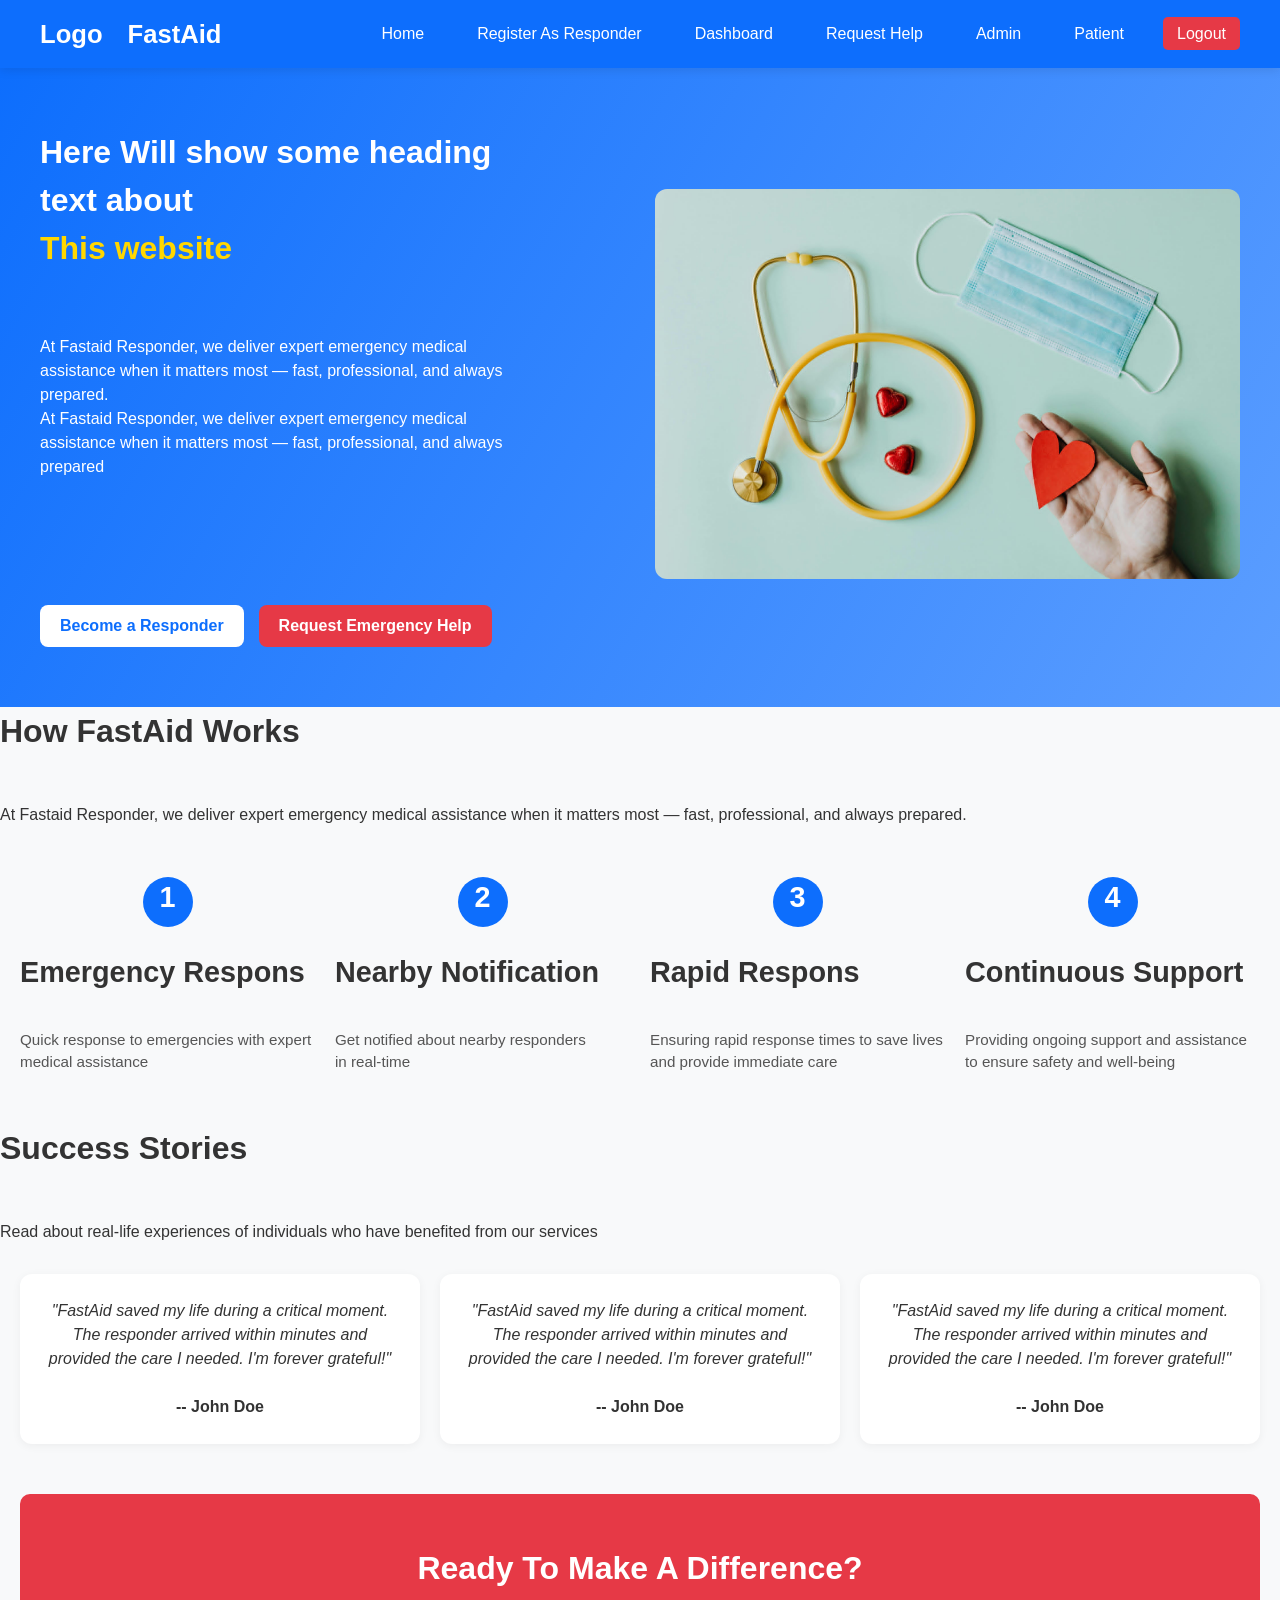
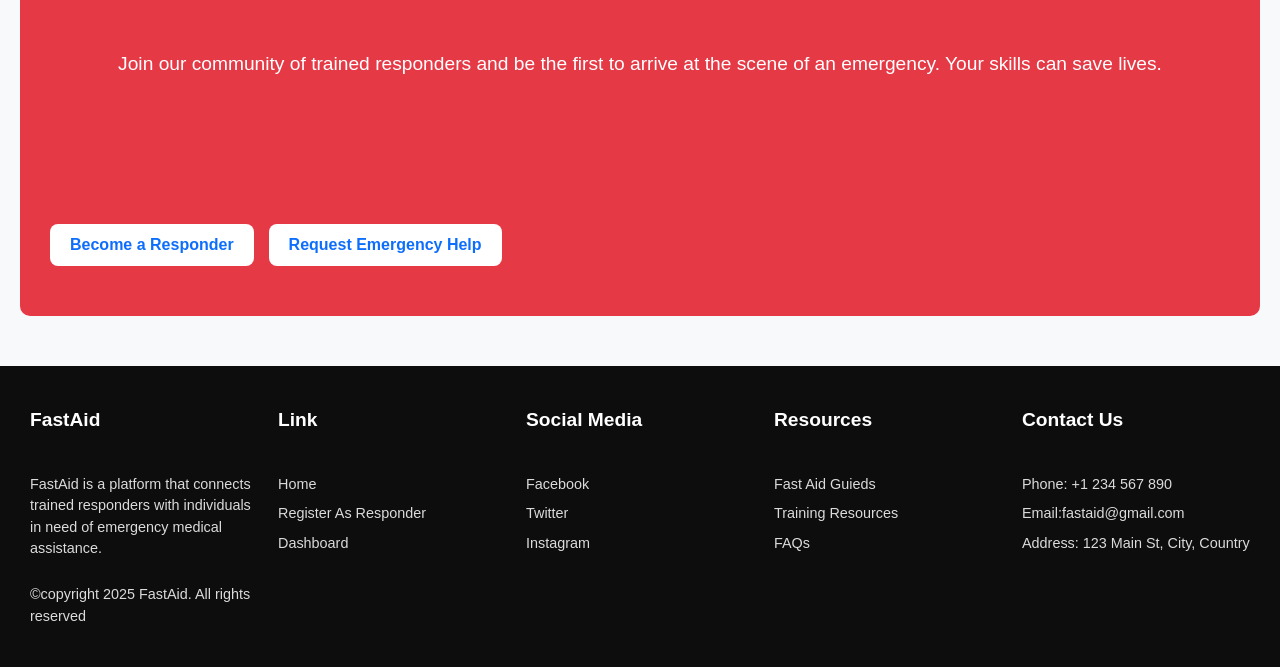
<file: index.html>
<!DOCTYPE html>
<html lang="en">
<head>
    <meta charset="UTF-8">
    <meta name="viewport" content="width=device-width, initial-scale=1.0">
    <link rel="stylesheet" href="index.css">
    <title>FastAid</title>
</head>
<body>
    <div class="main-container">
        <div class="header">
            <ul class="logo">
                <li>Logo</li>
                <li>FastAid</li>
            </ul>
            <ul class="menu-list">
                <li><a href="index.html">Home</a></li>
                <li><a href="register.php">Register As Responder</a></li>
                <li><a href="dashboard.php">Dashboard</a></li>
                <li><a href="requestHelp.php">Request Help</a></li>
                <li><a href="admin.php">Admin</a></li>
                <li><a href="patient.php">Patient</a></li>
                <li><a href="logout.php" class="logout-btn">Logout</a></li>
            </ul>
        </div>
        <!-- header end -->

        <!-- display content -->
        <div class="display-main">
            <div class="text-content">
                <div class="text-combo">
                    <h1 class="fstPart">Here Will show some heading text about</h1>
                    <h1 class="secondPart"> This website</h1>
                </div>
                <br><br>
                <p>At Fastaid Responder, we deliver expert emergency medical assistance 
                    when it matters most — fast, professional, and always prepared.<br>
                    At Fastaid Responder, we deliver expert emergency medical assistance 
                    when it matters most — fast, professional, and always prepared
                </p>
                <br><br><br><br>
                <div class="btn">
                    <button class="btn1" onclick="window.location.href='register.php'">Become a Responder</button>
                    <button class="btn2" onclick="window.location.href='requestHelp.php'">Request Emergency Help</button>
                </div>
            </div>
            <div class="display-image">
                <img src="image.png" alt="Display Image">
            </div>
        </div>

        <!-- (rest of your existing index content unchanged, just with footer links fixed) -->

        <div class="fast-aid-work-text">
            <h1>How FastAid Works</h1>
            <br><br>
            <p> At Fastaid Responder, we deliver expert emergency medical assistance 
                when it matters most — fast, professional, and always prepared.
            </p>
        </div>

        <div class="overview">
            <div class="overview1-1">
                <div class="num"><h1>1</h1></div>
                <br>
                <h1>Emergency Respons</h1>
                <br>
                <p>Quick response to emergencies with expert<br> medical assistance</p>
            </div>
            <div class="overview1-1">
                <div class="num"><h1>2</h1></div>
                <br>
                <h1>Nearby Notification</h1>
                <br>
                <p>Get notified about nearby responders<br> in real-time</p>
            </div>
            <div class="overview1-1">
                <div class="num"><h1>3</h1></div>
                <br>
                <h1>Rapid Respons</h1>
                <br>
                <p>Ensuring rapid response times to save lives<br> and provide immediate care</p>
            </div>
            <div class="overview1-1">
                <div class="num"><h1>4</h1></div>
                <br>
                <h1>Continuous Support</h1>
                <br>
                <p>Providing ongoing support and assistance <br>to ensure safety and well-being</p>
            </div>
        </div>

        <div class="fast-aid-work-text">
            <h1>Success Stories</h1>
            <br><br>
            <p> Read about real-life experiences of individuals who have benefited from our services</p>
        </div>

        <div class="overview111">
            <div class="overview11">
                <p><i>"FastAid saved my life during a critical moment. The responder arrived within minutes and provided the care I needed. I'm forever grateful!"</i></p>
                <br>
                <h4>-- John Doe</h4>
            </div>
            <div class="overview11">
                <p><i>"FastAid saved my life during a critical moment. The responder arrived within minutes and provided the care I needed. I'm forever grateful!"</i></p>
                <br>
                <h4>-- John Doe</h4>
            </div>
            <div class="overview11">
                <p><i>"FastAid saved my life during a critical moment. The responder arrived within minutes and provided the care I needed. I'm forever grateful!"</i></p>
                <br>
                <h4>-- John Doe</h4>
            </div>
        </div>

        <div class="text-content1">
            <div class="text-combo">
                <h1 class="fstPart">Ready To Make A Difference?</h1>
                <br>
            </div>
            <br>           
            <p>Join our community of trained responders and be the first to arrive at the scene of an emergency. Your skills can save lives.</p>
            <br><br><br><br>
            <div class="btn">
                <button class="btn1" onclick="window.location.href='register.php'">Become a Responder</button>
                <button class="btn1" onclick="window.location.href='requestHelp.php'">Request Emergency Help</button>
            </div>
        </div>

        <div class="footer">
            <div class="footer1">
                <h3>FastAid</h3>
                <br>
                <p>FastAid is a platform that connects trained responders with individuals in need of emergency medical assistance.</p>
                <br>
                <p>©copyright 2025 FastAid. All rights reserved</p>
            </div>
            <div class="footer1">
                <h3>Link</h3>
                <br>
                <ul class="footer-list">
                    <li><a href="index.html">Home</a></li>
                    <li><a href="register.php">Register As Responder</a></li>
                    <li><a href="dashboard.php">Dashboard</a></li>
                </ul>
            </div>
            <div class="footer1">
                <h3>Social Media</h3>
                <br>
                <ul class="footer-list">
                    <li>Facebook</li>
                    <li>Twitter</li>
                    <li>Instagram</li>
                </ul>
            </div>
            <div class="footer1">
                <h3>Resources</h3>
                <br>
                <ul>
                    <li>Fast Aid Guieds</li>
                    <li>Training Resources</li>
                    <li>FAQs</li>
                </ul>
            </div>
            <div class="footer1">
                <h3>Contact Us</h3>
                <br>
                <ul class="footer-list">
                    <li>Phone: +1 234 567 890</li>
                    <li>Email:fastaid@gmail.com</li>
                    <li>Address: 123 Main St, City, Country</li>
                </ul>
            </div>
        </div>

    </div>
</body>
</html>
</file>
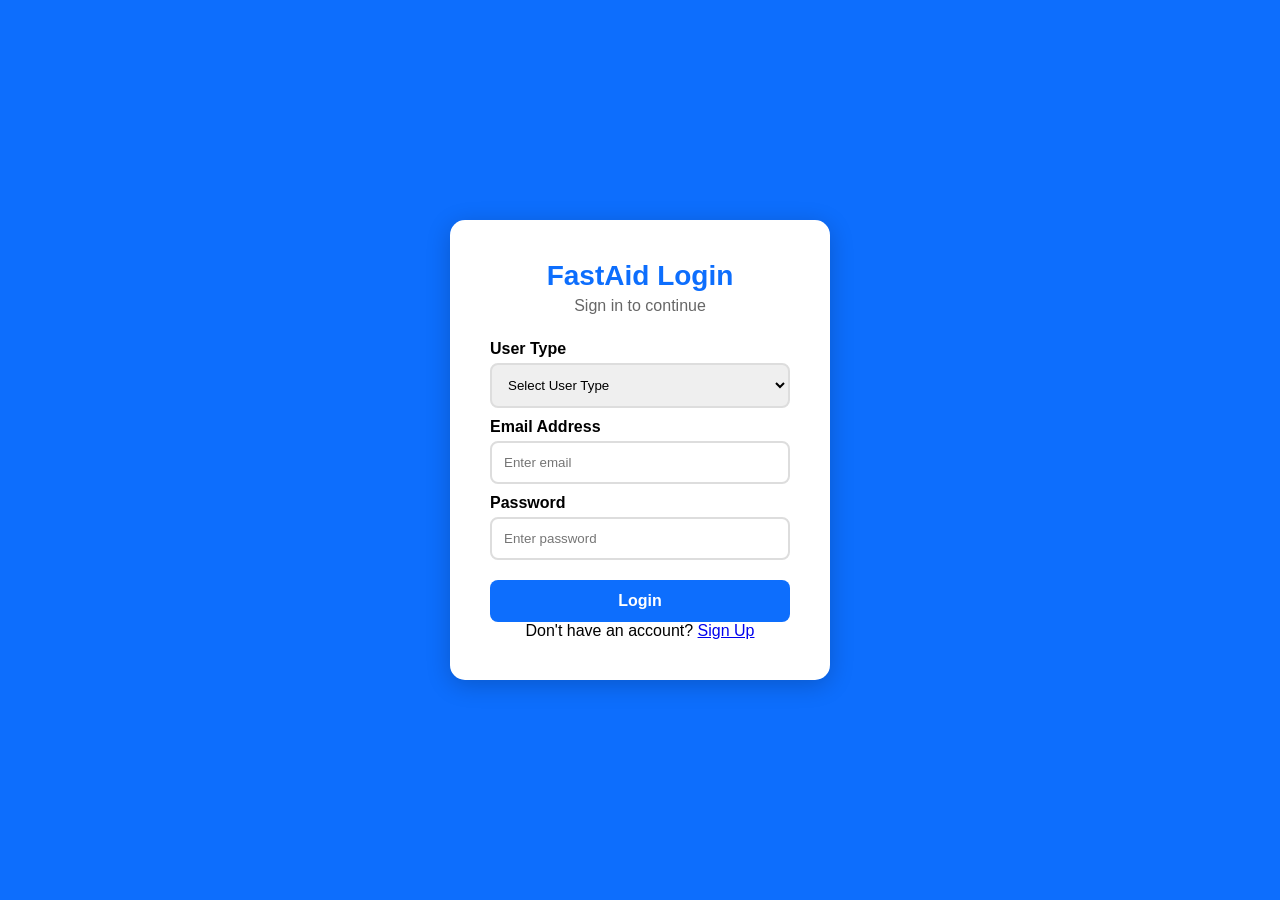
<file: login.html>
<!DOCTYPE html>
<html lang="en">
<head>
    <meta charset="UTF-8">
    <meta name="viewport" content="width=device-width, initial-scale=1.0">
    <title>FastAid - Login</title>
    <link rel="stylesheet" href="login.css">
</head>
<body>

<div class="login-container">
    <div class="login-box">

        <h2>FastAid Login</h2>
        <p class="subtitle">Sign in to continue</p>

        <form id="loginForm" action="login.php" method="POST">
            <label>User Type</label>
            <select id="userType" name="user_type" required>
                <option value="">Select User Type</option>
                <option value="user">User</option>
                <option value="volunteer">Volunteer</option>
                <option value="admin">Admin</option>
            </select>

            <label>Email Address</label>
            <input type="email" id="email" name="email" placeholder="Enter email" required>

            <label>Password</label>
            <input type="password" id="password" name="password" placeholder="Enter password" required>

            <button type="submit" class="btn-login">Login</button>
        </form>

        <div class="login-footer">
            <p>Don't have an account? <a href="signup.html">Sign Up</a></p>
        </div>

    </div>
</div>

</body>
</html>
</file>
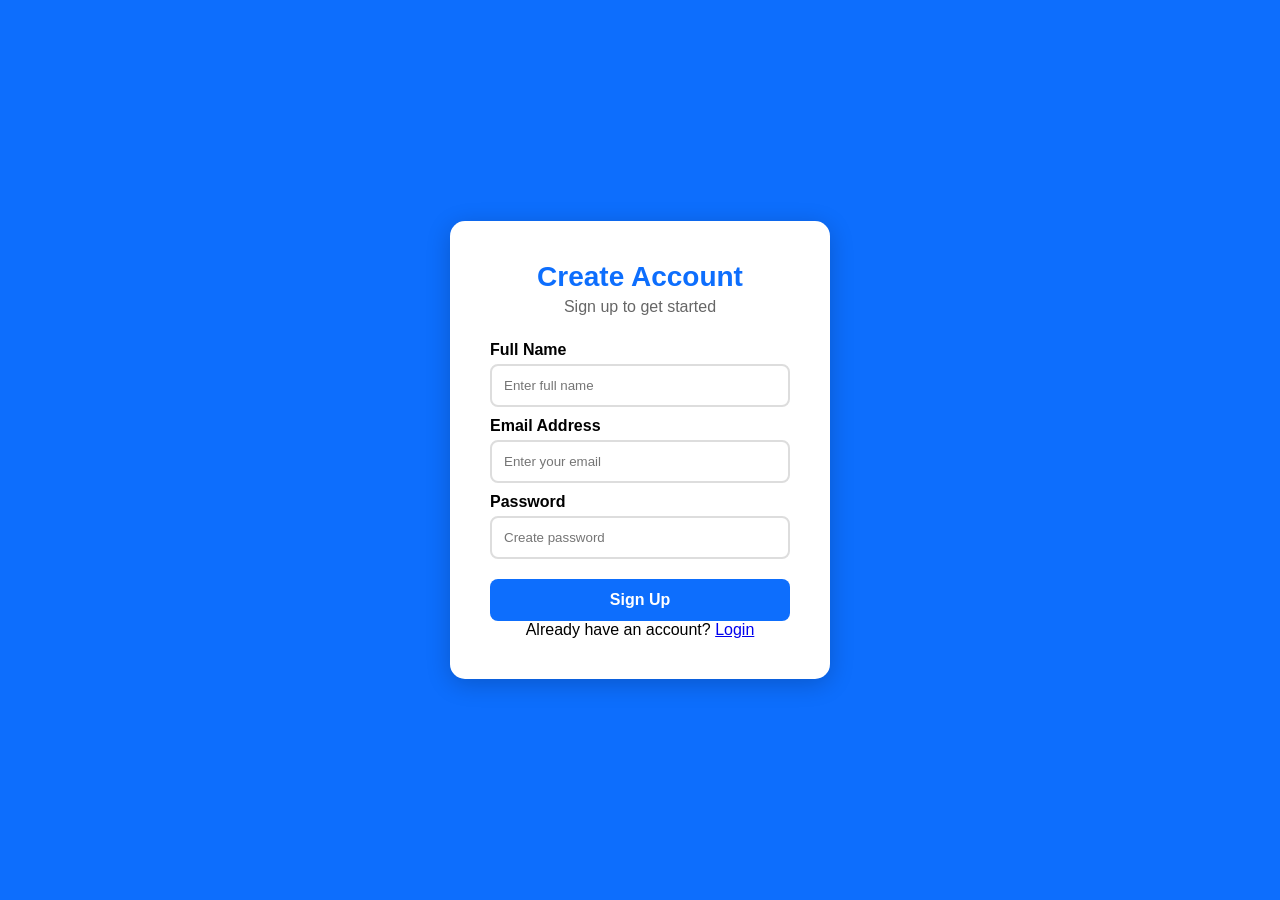
<file: signup.html>
<!DOCTYPE html>
<html lang="en">
<head>
    <meta charset="UTF-8">
    <meta name="viewport" content="width=device-width, initial-scale=1.0">
    <title>FastAid - Sign Up</title>
    <link rel="stylesheet" href="login.css">
</head>
<body>

<div class="login-container">
    <div class="login-box">

        <h2>Create Account</h2>
        <p class="subtitle">Sign up to get started</p>

        <form id="signupForm" action="signup.php" method="POST">
            <label>Full Name</label>
            <input type="text" id="name" name="name" placeholder="Enter full name" required>

            <label>Email Address</label>
            <input type="email" id="email" name="email" placeholder="Enter your email" required>

            <label>Password</label>
            <input type="password" id="password" name="password" placeholder="Create password" required>

            <button type="submit" class="btn-login">Sign Up</button>
        </form>

        <div class="login-footer">
            <p>Already have an account? <a href="login.html">Login</a></p>
        </div>

    </div>
</div>

</body>
</html>
</file>
<file: index.css>
/* Login Modal Styles */
.login-modal {
    display: none;
    position: fixed;
    z-index: 10000;
    left: 0;
    top: 0;
    width: 100%;
    height: 100%;
    background-color: rgba(0, 0, 0, 0.8);
    justify-content: center;
    align-items: center;
    animation: fadeIn 0.3s ease;
}

@keyframes fadeIn {
    from { opacity: 0; }
    to { opacity: 1; }
}

.login-modal-content {
    background-color: #ffffff;
    padding: 40px;
    border-radius: 15px;
    max-width: 450px;
    width: 90%;
    box-shadow: 0 10px 50px rgba(0, 0, 0, 0.3);
    animation: slideUp 0.3s ease;
    position: relative;
}

@keyframes slideUp {
    from {
        transform: translateY(50px);
        opacity: 0;
    }
    to {
        transform: translateY(0);
        opacity: 1;
    }
}

.close-modal {
    position: absolute;
    right: 20px;
    top: 20px;
    font-size: 35px;
    font-weight: bold;
    color: #999;
    cursor: pointer;
    transition: color 0.3s;
}

.close-modal:hover {
    color: #333;
}

.login-modal-content h2 {
    color: #0a74da;
    margin-bottom: 10px;
    font-size: 28px;
}

.modal-subtitle {
    color: #666;
    margin-bottom: 30px;
    font-size: 14px;
}

.form-group {
    margin-bottom: 20px;
}

.form-group label {
    display: block;
    margin-bottom: 8px;
    color: #333;
    font-weight: 600;
    font-size: 14px;
}

.form-group input {
    width: 100%;
    padding: 12px 15px;
    border: 2px solid #e0e0e0;
    border-radius: 8px;
    font-size: 15px;
    transition: border-color 0.3s;
}

.form-group input:focus {
    outline: none;
    border-color: #0a74da;
}

.btn-login {
    width: 100%;
    padding: 14px;
    background: linear-gradient(135deg, #0a74da, #0d5bb8);
    color: white;
    border: none;
    border-radius: 8px;
    font-size: 16px;
    font-weight: bold;
    cursor: pointer;
    transition: transform 0.2s, box-shadow 0.2s;
    margin-top: 10px;
}

.btn-login:hover {
    transform: translateY(-2px);
    box-shadow: 0 5px 20px rgba(10, 116, 218, 0.4);
}

.btn-login:active {
    transform: translateY(0);
}

.btn-login:disabled {
    background: #ccc;
    cursor: not-allowed;
    transform: none;
}

.login-footer {
    margin-top: 25px;
    text-align: center;
    font-size: 14px;
}

.login-footer p {
    margin: 8px 0;
    color: #666;
}

.login-footer a {
    color: #0a74da;
    text-decoration: none;
    font-weight: 600;
}

.login-footer a:hover {
    text-decoration: underline;
}

.demo-credentials {
    margin-top: 25px;
    padding: 15px;
    background: #f8f9fa;
    border-radius: 8px;
    border-left: 4px solid #0a74da;
}

.demo-credentials h4 {
    margin: 0 0 10px 0;
    color: #0a74da;
    font-size: 14px;
}

.demo-credentials p {
    margin: 5px 0;
    font-size: 13px;
    color: #555;
}

/* Responsive */
@media (max-width: 600px) {
    .login-modal-content {
        padding: 30px 20px;
        width: 95%;
    }
    
    .login-modal-content h2 {
        font-size: 24px;
    }
}


/* 🌐 Global Reset */
* {
    margin: 0;
    padding: 0;
    box-sizing: border-box;
}

body {
    font-family: 'Segoe UI', Tahoma, Geneva, Verdana, sans-serif;
    background-color: #f8f9fa;
    color: #333;
    line-height: 1.5;
}

/* 🧭 Header / Navbar */
.header {
    display: flex;
    justify-content: space-between;
    align-items: center;
    padding: 15px 40px;
    background-color: #0d6efd;
    box-shadow: 0 2px 10px rgba(0,0,0,0.1);
    position: sticky;
    top: 0;
    z-index: 100;
}

.logo, .menu-list {
    display: flex;
    align-items: center;
    gap: 25px;
}

.logo li, .menu-list li {
    list-style: none;
}

.logo li {
    font-size: 1.6rem;
    font-weight: bold;
    color: #fff;
}

.menu-list a, .logout-btn {
    text-decoration: none;
    font-size: 1rem;
    color: white;
    padding: 8px 14px;
    border-radius: 5px;
    transition: 0.3s ease;
}

.menu-list a:hover, .logout-btn:hover {
    background-color: white;
    color: #0d6efd;
}

/* Logout button */
.logout-btn {
    background-color: #e63946;
    border: none;
    cursor: pointer;
}

/* 🏠 Hero Section */
.display-main {
    display: grid;
    grid-template-columns: 1fr 1fr;
    align-items: center;
    background: linear-gradient(120deg, #0d6efd, #5c9eff);
    color: white;
    padding: 60px 40px;
    gap: 30px;
}

.text-content {
    max-width: 500px;
}

.fstPart {
    font-size: 2rem;
    font-weight: 600;
}

.secondPart {
    color: #ffd700;
    font-size: 2rem;
    font-weight: 600;
}

.text-content p {
    margin-top: 15px;
    font-size: 1rem;
}

.display-image img {
    width: 100%;
    max-height: 400px;
    object-fit: cover;
    border-radius: 12px;
}

/* 🚀 Buttons */
.btn {
    display: flex;
    gap: 15px;
    margin-top: 30px;
}

.btn1, .btn2 {
    padding: 12px 20px;
    border: none;
    border-radius: 8px;
    font-weight: 600;
    cursor: pointer;
    transition: 0.3s ease;
    font-size: 1rem;
}

.btn1 {
    background-color: white;
    color: #0d6efd;
}

.btn2 {
    background-color: #e63946;
    color: white;
}

.btn1:hover, .btn2:hover {
    transform: scale(1.05);
    background-color: black;
    color: white;
}

/* 📊 Overview Section */
.overview {
    display: grid;
    grid-template-columns: repeat(auto-fit, minmax(220px, 1fr));
    gap: 20px;
    margin: 50px 20px;
}

.overview1, .overview2, .overview3, .overview4 {
    background: white;
    text-align: center;
    padding: 25px;
    border-radius: 12px;
    box-shadow: 0 2px 10px rgba(0,0,0,0.05);
    transition: 0.3s ease;
}

.overview1:hover, .overview2:hover, .overview3:hover, .overview4:hover {
    transform: translateY(-5px);
}

.overview h1 {
    font-size: 1.8rem;
    margin-bottom: 10px;
}

.overview p {
    font-size: 0.95rem;
    color: #555;
}

/* 📍 Number Circle */
.num {
    background-color: #0d6efd;
    height: 50px;
    width: 50px;
    border-radius: 50%;
    color: white;
    display: flex;
    justify-content: center;
    align-items: center;
    margin: auto;
    font-weight: bold;
    font-size: 1.2rem;
}

/* 💬 Testimonials */
.overview111 {
    display: grid;
    grid-template-columns: repeat(auto-fit, minmax(260px, 1fr));
    gap: 20px;
    margin: 30px 20px;
}

.overview11 {
    background: white;
    text-align: center;
    padding: 25px;
    border-radius: 12px;
    box-shadow: 0 2px 10px rgba(0,0,0,0.05);
    display: flex;
    flex-direction: column;
    justify-content: center;
}

/* 📢 CTA Section */
.text-content1 {
    background-color: #e63946;
    padding: 50px 30px;
    text-align: center;
    color: white;
    font-size: 1.2rem;
    border-radius: 10px;
    margin: 50px 20px;
}

/* 🦶 Footer */
.footer {
    background-color: #0d0d0d;
    color: white;
    display: grid;
    grid-template-columns: repeat(auto-fit, minmax(180px, 1fr));
    gap: 20px;
    padding: 40px 30px;
    margin-top: 50px;
}

.footer h3 {
    margin-bottom: 15px;
    font-size: 1.2rem;
}

.footer p, .footer li {
    font-size: 0.9rem;
    opacity: 0.85;
}

.footer li {
    list-style: none;
    margin-bottom: 8px;
}

.footer a {
    color: white;
    text-decoration: none;
    transition: 0.3s ease;
}

.footer a:hover {
    text-decoration: underline;
}

/* 📱 Responsive Design */
@media (max-width: 768px) {
    .display-main {
        grid-template-columns: 1fr;
        text-align: center;
    }
    .btn {
        justify-content: center;
    }
    .header {
        flex-direction: column;
        gap: 15px;
    }
    .menu-list {
        flex-wrap: wrap;
        justify-content: center;
    }
}
</file>
<file: login.css>
*{
    margin:0;
    padding:0;
    box-sizing:border-box;
    font-family:'Segoe UI', sans-serif;
}

body{
    background:#0d6efd;
    height:100vh;
    display:flex;
    justify-content:center;
    align-items:center;
}

.login-container{
    width:100%;
    display:flex;
    justify-content:center;
}

.login-box{
    background:white;
    padding:40px;
    width:380px;
    border-radius:15px;
    box-shadow:0 5px 25px rgba(0,0,0,0.2);
    text-align:center;
}

h2{
    color:#0d6efd;
    font-size:28px;
    margin-bottom:5px;
}

.subtitle{
    color:#666;
    margin-bottom:25px;
}

label{
    text-align:left;
    display:block;
    margin-top:10px;
    font-weight:600;
}

input, select{
    width:100%;
    padding:12px;
    margin-top:5px;
    border:2px solid #ddd;
    border-radius:8px;
    transition:0.3s;
}

input:focus, select:focus{
    border-color:#0d6efd;
    outline:none;
}

.btn-login{
    width:100%;
    padding:12px;
    margin-top:20px;
    border:none;
    border-radius:8px;
    background:#0d6efd;
    color:white;
    font-size:16px;
    font-weight:600;
    cursor:pointer;
    transition:0.3s;
}

.btn-login:hover{
    background:#094ca6;
}

.footer-text{
    margin-top:20px;
    font-size:12px;
    color:#777;
}
</file>
